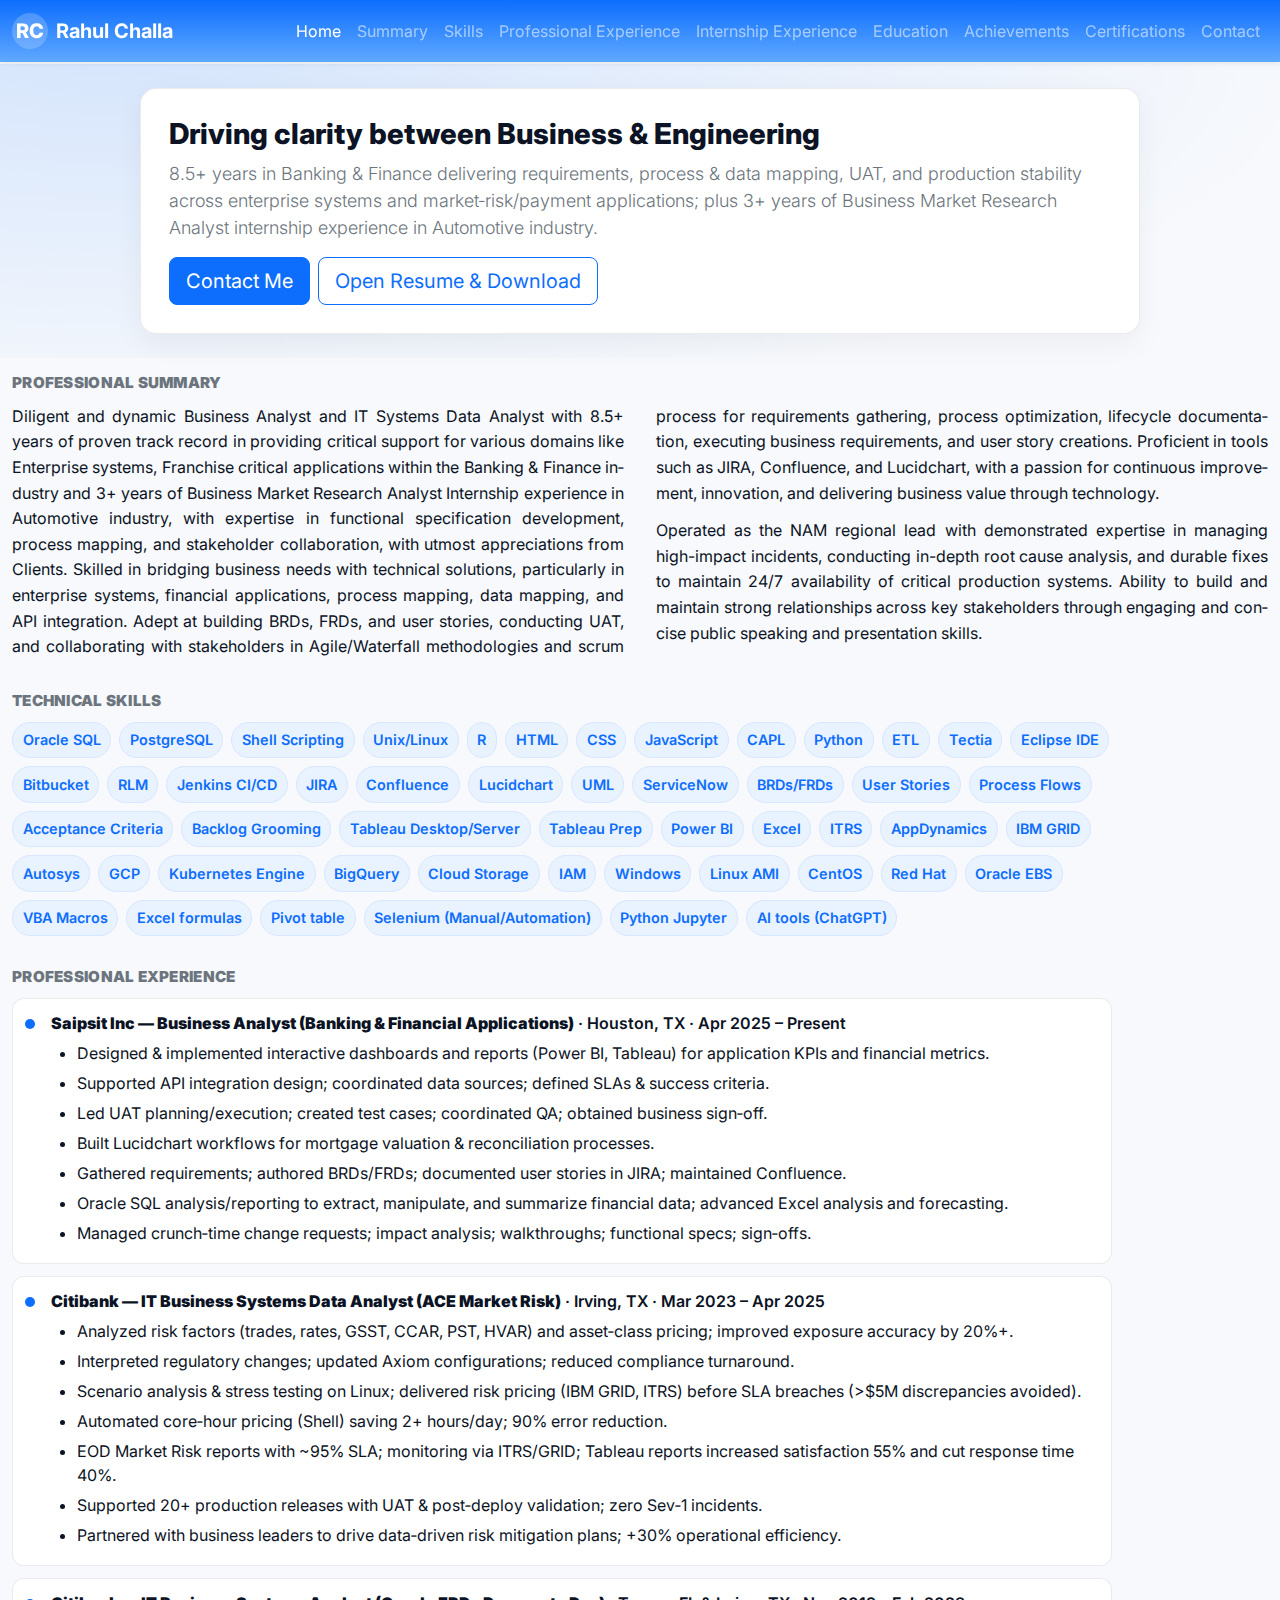
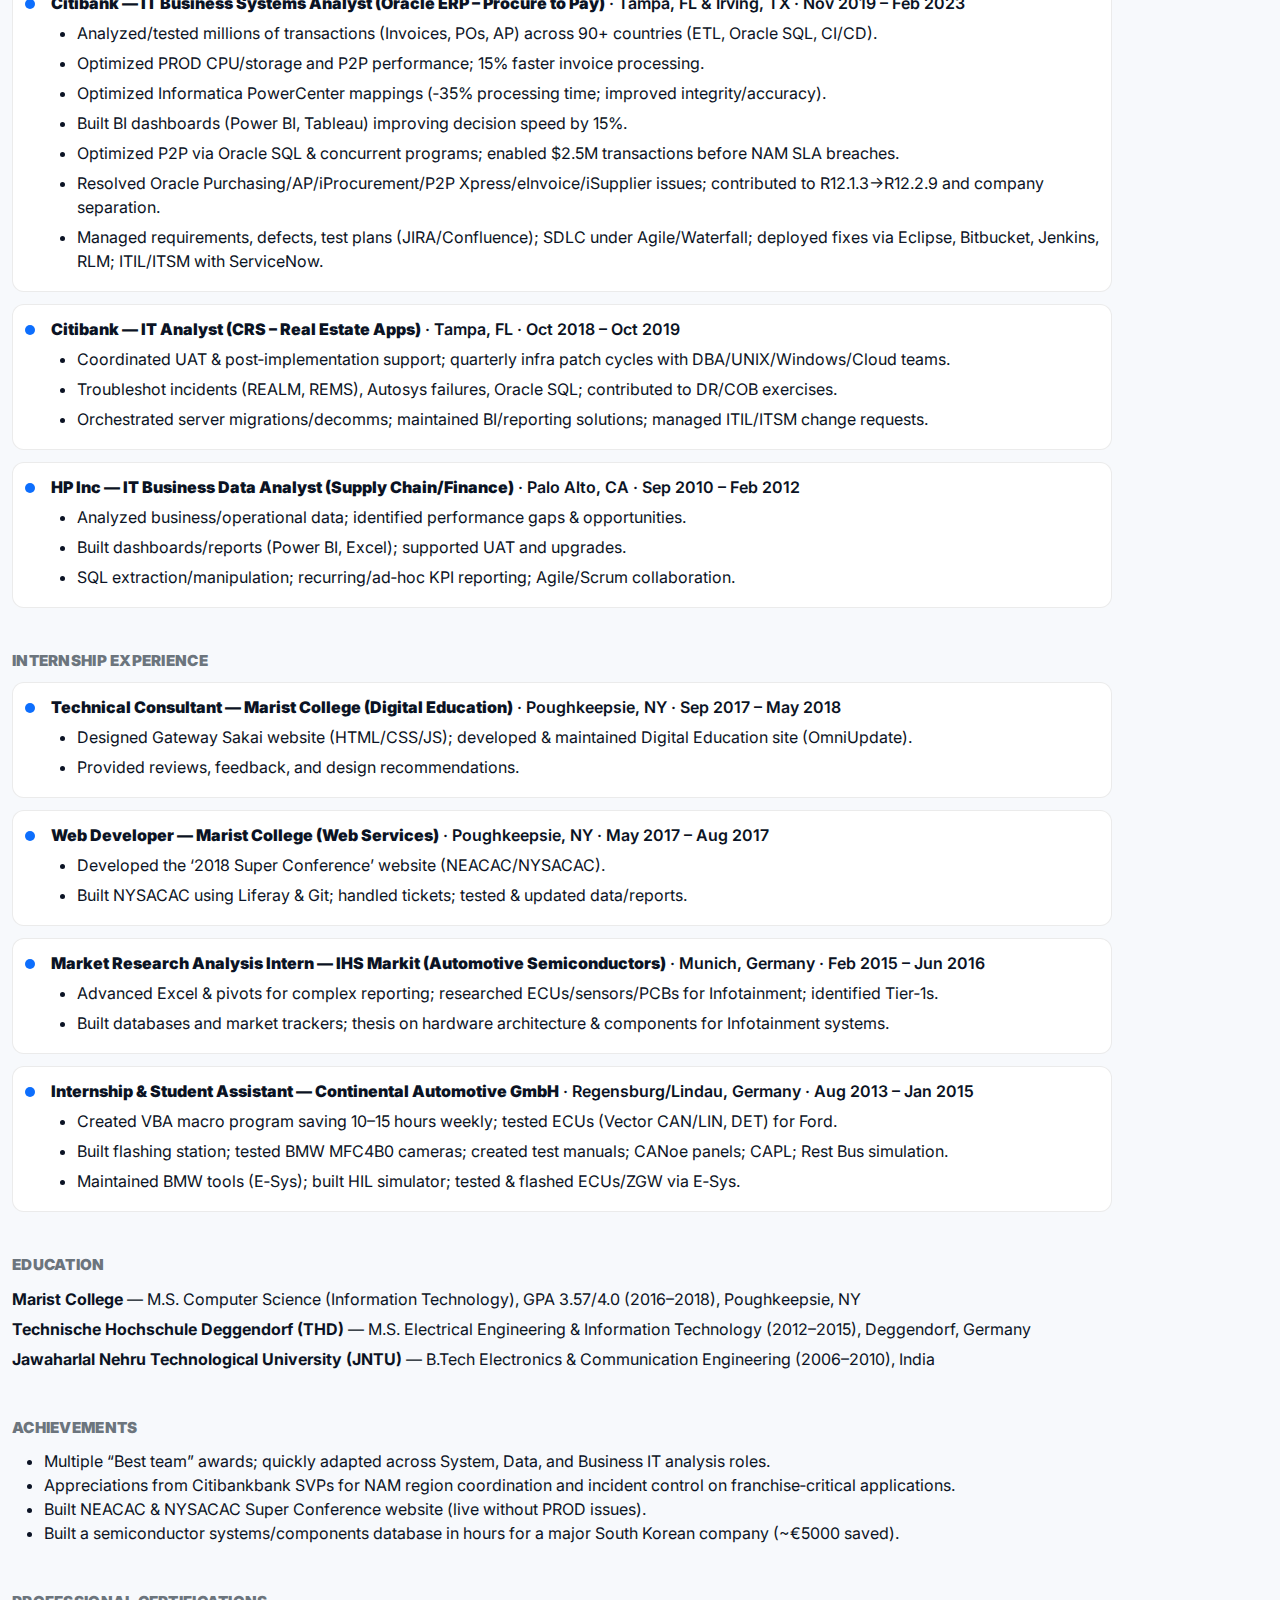
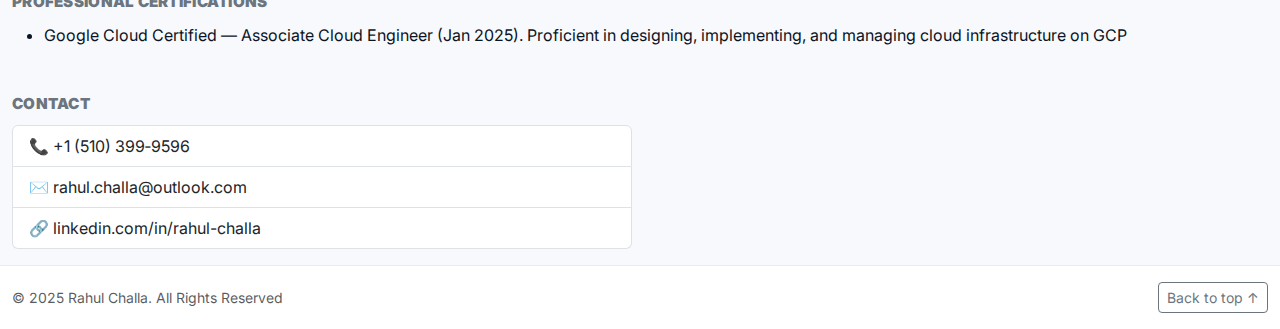
<file: index.html>
<!doctype html>
<html lang="en" class="h-100" data-bs-theme="light">
<head>
  <meta charset="utf-8">
  <meta name="viewport" content="width=device-width, initial-scale=1">
  <title>Rahul Challa — Business Analyst & IT Systems Data Analyst</title>
  <meta name="description" content="Resume website of Rahul Challa — Business Analyst & IT Systems Data Analyst. Experience in Banking & Finance, Market Risk, Oracle ERP P2P, BI, and Cloud.">
  <meta name="theme-color" content="#0d6efd">
  <meta property="og:title" content="Rahul Challa — Business Analyst & IT Systems Data Analyst">
  <meta property="og:description" content="Experience across Citibank (Market Risk & Oracle ERP P2P), HP Inc, Saipsit Inc. Skills: JIRA, Confluence, Oracle SQL, Power BI, Tableau, ServiceNow, GCP.">
  <meta property="og:type" content="website">
  <meta property="og:url" content="">
  <meta property="og:image" content="">
  <link rel="preconnect" href="https://fonts.googleapis.com">
  <link rel="preconnect" href="https://cdn.jsdelivr.net" crossorigin>
  <link href="https://fonts.googleapis.com/css2?family=Inter:wght@300;400;600;800&display=swap" rel="stylesheet">
  <link href="https://cdn.jsdelivr.net/npm/bootstrap@5.3.3/dist/css/bootstrap.min.css" rel="stylesheet">
  <link href="styles.css?v=1" rel="stylesheet">
  <link href="styles.css?v=3" rel="stylesheet">
  <script type="application/ld+json">
  {"@context": "https://schema.org", "@type": "Person", "name": "Rahul Challa", "jobTitle": "Business Analyst & IT Systems Data Analyst", "url": "", "email": "mailto:rahul.challa@outlook.com", "telephone": "+15103999596", "sameAs": ["https://www.linkedin.com/in/rahul-challa/"]}
  </script>
</head>
<body class="d-flex flex-column h-100">


<header id="top" class="navbar navbar-expand-lg navbar-dark bg-gradient-primary fixed-top shadow-sm">
  <div class="container-xxl">
    <a class="navbar-brand fw-bold d-flex align-items-center gap-2" href="#home" aria-label="Rahul Challa">
      <span class="avatar-circle">RC</span>
      <span>Rahul Challa</span>
    </a>
    <button class="navbar-toggler" type="button" data-bs-toggle="collapse" data-bs-target="#nav" aria-controls="nav" aria-expanded="false" aria-label="Toggle navigation">
      <span class="navbar-toggler-icon"></span>
    </button>
    <nav id="nav" class="collapse navbar-collapse">
      <ul class="navbar-nav ms-auto mb-2 mb-lg-0" id="mainNav">
        <li class="nav-item"><a class="nav-link" href="#home">Home</a></li>
        <li class="nav-item"><a class="nav-link" href="#summary">Summary</a></li>
        <li class="nav-item"><a class="nav-link" href="#skills">Skills</a></li>
        <li class="nav-item"><a class="nav-link" href="#experience">Professional Experience</a></li>
        <li class="nav-item"><a class="nav-link" href="#internships">Internship Experience</a></li>
        <li class="nav-item"><a class="nav-link" href="#education">Education</a></li>
        <li class="nav-item"><a class="nav-link" href="#achievements">Achievements</a></li>
        <li class="nav-item"><a class="nav-link" href="#certs">Certifications</a></li>
        <li class="nav-item"><a class="nav-link" href="#contact">Contact</a></li>
      </ul>
    </nav>
  </div>
</header>

<main data-bs-spy="scroll" data-bs-target="#mainNav" data-bs-offset="120" tabindex="0">

  <!-- Hero -->
  <section id="home" class="section-hero">
    <div class="container-xxl">
      <div class="hero-card">
        <div>
          <h1 class="display-title">Driving clarity between Business & Engineering</h1>
          <p class="lead">
            8.5+ years in Banking &amp; Finance delivering requirements, process &amp; data mapping, UAT, and production stability across enterprise systems and market‑risk/payment applications; plus 3+ years of Business Market Research Analyst internship experience in Automotive industry.
          </p>
          <div class="d-flex flex-wrap gap-2">
            <a class="btn btn-primary btn-lg" href="#contact">Contact Me</a>
            <a class="btn btn-outline-primary btn-lg" href="RahulChalla-Resume.pdf" target="_blank" rel="noopener">Open Resume &amp; Download</a>
           <!-- <a class="btn btn-light btn-lg" href="RahulChalla-Resume.pdf" target="_blank" rel="noopener" download>Download PDF</a> -->
          </div>
        </div>
      </div>
    </div>
  </section>

  <!-- Professional Summary -->
  <section id="summary" class="section">
    <div class="container-xxl">
      <h2 class="section-title">Professional Summary</h2>
      <div class="prose two-col-lg">
	  
		<p>
      Diligent and dynamic Business Analyst and IT Systems Data Analyst with 8.5+ years of proven track record in providing critical support for various domains like Enterprise systems, Franchise critical applications within the Banking &amp; Finance industry and 3+ years of Business Market Research Analyst Internship experience in Automotive industry, with expertise in functional specification development, process mapping, and stakeholder collaboration, with utmost appreciations from Clients. Skilled in bridging business needs with technical solutions, particularly in enterprise systems, financial applications, process mapping, data mapping, and API integration. Adept at building BRDs, FRDs, and user stories, conducting UAT, and collaborating with stakeholders in Agile/Waterfall methodologies and scrum process for requirements gathering, process optimization, lifecycle documentation, executing business requirements, and user story creations. Proficient in tools such as JIRA, Confluence, and Lucidchart, with a passion for continuous improvement, innovation, and delivering business value through technology.
    </p>
    <p>
      Operated as the NAM regional lead with demonstrated expertise in managing high-impact incidents, conducting in-depth root cause analysis, and durable fixes to maintain 24/7 availability of critical production systems. Ability to build and maintain strong relationships across key stakeholders through engaging and concise public speaking and presentation skills.
    </p>
      </div>
    </div>
  </section>

  <!-- Skills -->
  <section id="skills" class="section">
    <div class="container-xxl">
      <h2 class="section-title">Technical Skills</h2>
      <div class="chip-grid">
        <span>Oracle SQL</span><span>PostgreSQL</span>
        <span>Shell Scripting</span><span>Unix/Linux</span><span>R</span><span>HTML</span><span>CSS</span><span>JavaScript</span><span>CAPL</span><span>Python</span>
        <span>ETL</span><span>Tectia</span><span>Eclipse IDE</span><span>Bitbucket</span><span>RLM</span><span>Jenkins CI/CD</span><span>JIRA</span><span>Confluence</span><span>Lucidchart</span><span>UML</span><span>ServiceNow</span>
        <span>BRDs/FRDs</span><span>User Stories</span><span>Process Flows</span><span>Acceptance Criteria</span><span>Backlog Grooming</span>
        <span>Tableau Desktop/Server</span><span>Tableau Prep</span><span>Power BI</span><span>Excel</span>
        <span>ITRS</span><span>AppDynamics</span><span>IBM GRID</span><span>Autosys</span>
        <span>GCP</span><span>Kubernetes Engine</span><span>BigQuery</span><span>Cloud Storage</span><span>IAM</span>
        <span>Windows</span><span>Linux AMI</span><span>CentOS</span><span>Red Hat</span><span>Oracle EBS</span>
        <span>VBA Macros</span><span>Excel formulas</span><span>Pivot table</span>
        <span>Selenium (Manual/Automation)</span><span>Python Jupyter</span><span>AI tools (ChatGPT)</span>
      </div>
    </div>
  </section>

  <!-- Experience -->
  <section id="experience" class="section">
    <div class="container-xxl">
      <h2 class="section-title">Professional Experience</h2>
      <div class="timeline">
        <article class="titem">
          <div class="tdot"></div>
          <div class="tcontent">
            <div class="tline"><strong>Saipsit Inc — Business Analyst (Banking &amp; Financial Applications)</strong> · Houston, TX · Apr 2025 – Present</div>
            <ul>
              <li>Designed &amp; implemented interactive dashboards and reports (Power BI, Tableau) for application KPIs and financial metrics.</li>
              <li>Supported API integration design; coordinated data sources; defined SLAs &amp; success criteria.</li>
              <li>Led UAT planning/execution; created test cases; coordinated QA; obtained business sign‑off.</li>
              <li>Built Lucidchart workflows for mortgage valuation &amp; reconciliation processes.</li>
              <li>Gathered requirements; authored BRDs/FRDs; documented user stories in JIRA; maintained Confluence.</li>
              <li>Oracle SQL analysis/reporting to extract, manipulate, and summarize financial data; advanced Excel analysis and forecasting.</li>
              <li>Managed crunch‑time change requests; impact analysis; walkthroughs; functional specs; sign‑offs.</li>
            </ul>
          </div>
        </article>

        <article class="titem">
          <div class="tdot"></div>
          <div class="tcontent">
            <div class="tline"><strong>Citibank — IT Business Systems Data Analyst (ACE Market Risk)</strong> · Irving, TX · Mar 2023 – Apr 2025</div>
            <ul>
              <li>Analyzed risk factors (trades, rates, GSST, CCAR, PST, HVAR) and asset‑class pricing; improved exposure accuracy by 20%+.</li>
              <li>Interpreted regulatory changes; updated Axiom configurations; reduced compliance turnaround.</li>
              <li>Scenario analysis &amp; stress testing on Linux; delivered risk pricing (IBM GRID, ITRS) before SLA breaches (&gt;$5M discrepancies avoided).</li>
              <li>Automated core‑hour pricing (Shell) saving 2+ hours/day; 90% error reduction.</li>
              <li>EOD Market Risk reports with ~95% SLA; monitoring via ITRS/GRID; Tableau reports increased satisfaction 55% and cut response time 40%.</li>
              <li>Supported 20+ production releases with UAT &amp; post‑deploy validation; zero Sev‑1 incidents.</li>
              <li>Partnered with business leaders to drive data‑driven risk mitigation plans; +30% operational efficiency.</li>
            </ul>
          </div>
        </article>

        <article class="titem">
          <div class="tdot"></div>
          <div class="tcontent">
            <div class="tline"><strong>Citibank — IT Business Systems Analyst (Oracle ERP – Procure to Pay)</strong> · Tampa, FL &amp; Irving, TX · Nov 2019 – Feb 2023</div>
            <ul>
              <li>Analyzed/tested millions of transactions (Invoices, POs, AP) across 90+ countries (ETL, Oracle SQL, CI/CD).</li>
              <li>Optimized PROD CPU/storage and P2P performance; 15% faster invoice processing.</li>
              <li>Optimized Informatica PowerCenter mappings (‑35% processing time; improved integrity/accuracy).</li>
              <li>Built BI dashboards (Power BI, Tableau) improving decision speed by 15%.</li>
              <li>Optimized P2P via Oracle SQL &amp; concurrent programs; enabled $2.5M transactions before NAM SLA breaches.</li>
              <li>Resolved Oracle Purchasing/AP/iProcurement/P2P Xpress/eInvoice/iSupplier issues; contributed to R12.1.3→R12.2.9 and company separation.</li>
              <li>Managed requirements, defects, test plans (JIRA/Confluence); SDLC under Agile/Waterfall; deployed fixes via Eclipse, Bitbucket, Jenkins, RLM; ITIL/ITSM with ServiceNow.</li>
            </ul>
          </div>
        </article>

        <article class="titem">
          <div class="tdot"></div>
          <div class="tcontent">
            <div class="tline"><strong>Citibank — IT Analyst (CRS – Real Estate Apps)</strong> · Tampa, FL · Oct 2018 – Oct 2019</div>
            <ul>
              <li>Coordinated UAT &amp; post‑implementation support; quarterly infra patch cycles with DBA/UNIX/Windows/Cloud teams.</li>
              <li>Troubleshot incidents (REALM, REMS), Autosys failures, Oracle SQL; contributed to DR/COB exercises.</li>
              <li>Orchestrated server migrations/decomms; maintained BI/reporting solutions; managed ITIL/ITSM change requests.</li>
            </ul>
          </div>
        </article>

        <article class="titem">
          <div class="tdot"></div>
          <div class="tcontent">
            <div class="tline"><strong>HP Inc — IT Business Data Analyst (Supply Chain/Finance)</strong> · Palo Alto, CA · Sep 2010 – Feb 2012</div>
            <ul>
              <li>Analyzed business/operational data; identified performance gaps &amp; opportunities.</li>
              <li>Built dashboards/reports (Power BI, Excel); supported UAT and upgrades.</li>
              <li>SQL extraction/manipulation; recurring/ad‑hoc KPI reporting; Agile/Scrum collaboration.</li>
            </ul>
          </div>
        </article>
      </div>
    </div>
  </section>

  <!-- Internships -->
  <section id="internships" class="section">
    <div class="container-xxl">
      <h2 class="section-title">Internship Experience</h2>
      <div class="timeline">
        <article class="titem">
          <div class="tdot"></div>
          <div class="tcontent">
            <div class="tline"><strong>Technical Consultant — Marist College (Digital Education)</strong> · Poughkeepsie, NY · Sep 2017 – May 2018</div>
            <ul>
              <li>Designed Gateway Sakai website (HTML/CSS/JS); developed &amp; maintained Digital Education site (OmniUpdate).</li>
              <li>Provided reviews, feedback, and design recommendations.</li>
            </ul>
          </div>
        </article>
        <article class="titem">
          <div class="tdot"></div>
          <div class="tcontent">
            <div class="tline"><strong>Web Developer — Marist College (Web Services)</strong> · Poughkeepsie, NY · May 2017 – Aug 2017</div>
            <ul>
              <li>Developed the ‘2018 Super Conference’ website (NEACAC/NYSACAC).</li>
              <li>Built NYSACAC using Liferay &amp; Git; handled tickets; tested &amp; updated data/reports.</li>
            </ul>
          </div>
        </article>
        <article class="titem">
          <div class="tdot"></div>
          <div class="tcontent">
            <div class="tline"><strong>Market Research Analysis Intern — IHS Markit (Automotive Semiconductors)</strong> · Munich, Germany · Feb 2015 – Jun 2016</div>
            <ul>
              <li>Advanced Excel &amp; pivots for complex reporting; researched ECUs/sensors/PCBs for Infotainment; identified Tier‑1s.</li>
              <li>Built databases and market trackers; thesis on hardware architecture &amp; components for Infotainment systems.</li>
            </ul>
          </div>
        </article>
        <article class="titem">
          <div class="tdot"></div>
          <div class="tcontent">
            <div class="tline"><strong>Internship &amp; Student Assistant — Continental Automotive GmbH</strong> · Regensburg/Lindau, Germany · Aug 2013 – Jan 2015</div>
            <ul>
              <li>Created VBA macro program saving 10–15 hours weekly; tested ECUs (Vector CAN/LIN, DET) for Ford.</li>
              <li>Built flashing station; tested BMW MFC4B0 cameras; created test manuals; CANoe panels; CAPL; Rest Bus simulation.</li>
              <li>Maintained BMW tools (E‑Sys); built HIL simulator; tested &amp; flashed ECUs/ZGW via E‑Sys.</li>
            </ul>
          </div>
        </article>
      </div>
    </div>
  </section>

  <!-- Education --> 
  <section id="education" class="section">
    <div class="container-xxl">
      <h2 class="section-title">Education</h2>
      <ul class="list-unstyled edu-list">
        <li><strong>Marist College</strong> — M.S. Computer Science (Information Technology), GPA 3.57/4.0 (2016–2018), Poughkeepsie, NY</li>
        <li><strong>Technische Hochschule Deggendorf (THD)</strong> — M.S. Electrical Engineering &amp; Information Technology (2012–2015), Deggendorf, Germany</li>
        <li><strong>Jawaharlal Nehru Technological University (JNTU)</strong> — B.Tech Electronics &amp; Communication Engineering (2006–2010), India</li>
      </ul>
    </div>
  </section>

  <!-- Achievements -->
  <section id="achievements" class="section">
    <div class="container-xxl">
      <h2 class="section-title">Achievements</h2>
      <ul>
        <li>Multiple “Best team” awards; quickly adapted across System, Data, and Business IT analysis roles.</li>
        <li>Appreciations from Citibankbank SVPs for NAM region coordination and incident control on franchise‑critical applications.</li>
        <li>Built NEACAC &amp; NYSACAC Super Conference website (live without PROD issues).</li>
        <li>Built a semiconductor systems/components database in hours for a major South Korean company (~€5000 saved).</li>
      </ul>
    </div>
  </section>

  <!-- Certifications -->
  <section id="certs" class="section">
    <div class="container-xxl">
      <h2 class="section-title">Professional Certifications</h2>
      <ul>
        <li>Google Cloud Certified — Associate Cloud Engineer (Jan 2025). Proficient in designing, implementing, and managing cloud infrastructure on GCP</li>
      </ul>
    </div>
  </section>

  <!-- Contact -->
  <section id="contact" class="section">
    <div class="container-xxl">
      <h2 class="section-title">Contact</h2>
      <div class="row g-3">
        <div class="col-md-6">
          <div class="list-group">
            <a class="list-group-item list-group-item-action" href="tel:+15103999596">📞 +1 (510) 399‑9596</a>
            <a class="list-group-item list-group-item-action" href="mailto:rahul.challa@outlook.com">✉️ rahul.challa@outlook.com</a>
            <a class="list-group-item list-group-item-action" target="_blank" rel="noopener" href="https://www.linkedin.com/in/rahul-challa/">🔗 linkedin.com/in/rahul-challa</a>
          </div>
        </div>
      </div>
    </div>
  </section>

</main>

<footer class="footer mt-auto">
  <div class="container-xxl py-3 d-flex flex-wrap justify-content-between align-items-center gap-2">
    <small class="text-body-secondary">© 2025 Rahul Challa. All Rights Reserved</small>
    <a class="btn btn-sm btn-outline-secondary" href="#top">Back to top ↑</a>
  </div>
</footer>

<script src="https://cdn.jsdelivr.net/npm/bootstrap@5.3.3/dist/js/bootstrap.bundle.min.js"></script>
<script src="main.js?v=2"></script> <!-- add ?v=2 to bypass cache -->
<script src="main.js?v=5"></script>

</body>
</html>
</file>
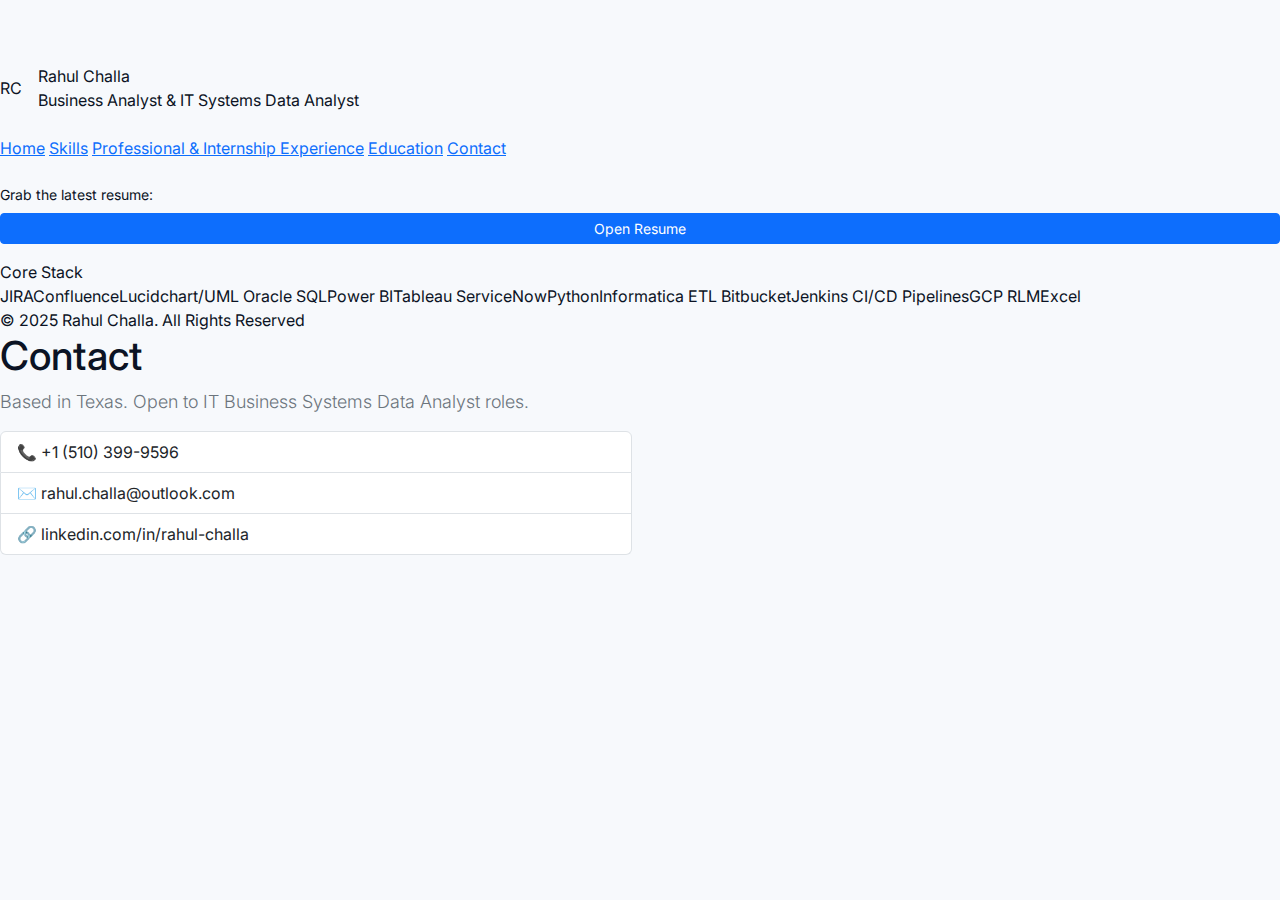
<file: contact.html>
<!DOCTYPE html>
<html lang="en">
<head>
  <meta charset="utf-8">
  <meta name="viewport" content="width=device-width, initial-scale=1">
  <title>Rahul Challa — Business Analyst</title>
  <link href="https://cdn.jsdelivr.net/npm/bootstrap@5.3.3/dist/css/bootstrap.min.css" rel="stylesheet">
  <link href="https://fonts.googleapis.com/css2?family=Inter:wght@300;400;600;800&display=swap" rel="stylesheet">
  <link href="styles.css" rel="stylesheet">
</head>
<body>

<!-- Mobile top bar (hidden on lg+) -->
<div class="mobile-bar d-lg-none">
  <div class="brand">Rahul Challa</div>
  <button class="btn btn-sm btn-outline-light btn-toggle" type="button"
          data-bs-toggle="offcanvas" data-bs-target="#navDrawer"
          aria-controls="navDrawer" aria-label="Open menu">☰ Menu</button>
</div>

<!-- Offcanvas drawer (mobile navigation) -->
<div class="offcanvas offcanvas-start" tabindex="-1" id="navDrawer" aria-labelledby="navDrawerLabel">
  <div class="offcanvas-header">
    <h5 class="offcanvas-title" id="navDrawerLabel">Navigation</h5>
    <button type="button" class="btn-close text-reset" data-bs-dismiss="offcanvas" aria-label="Close"></button>
  </div>
  <div class="offcanvas-body">
    <nav class="nav flex-column">
      <a class="nav-link" href="index.html">Home</a>
      <a class="nav-link" href="skills.html">Skills</a>
      <a class="nav-link" href="experience.html">Professional & Internship Experience</a>
      <a class="nav-link" href="education.html">Education</a>
      <a class="nav-link" href="contact.html">Contact</a>
    </nav>

    <hr>
    <a class="btn btn-primary w-100 mb-2"
       href="RahulChalla-Resume.pdf"
       target="_blank" rel="noopener">Open Resume (PDF)</a>
  </div>
</div>

<div class="layout">
  <aside class="sidebar">
    <div class="profile d-flex align-items-center gap-3">
      <div class="avatar">RC</div>
      <div>
        <div class="name">Rahul Challa</div>
        <div class="role">Business Analyst & IT Systems Data Analyst</div>
      </div>
    </div>
    <nav class="mt-4">
      <a class="navlink" href="index.html">Home</a>
	  <a class="navlink" href="skills.html">Skills</a>
      <a class="navlink" href="experience.html">Professional & Internship Experience</a>
	  <a class="navlink" href="education.html">Education</a>
      <a class="navlink" href="contact.html">Contact</a>
    </nav>
    <div class="sidebar-card mt-4">
      <div class="small">Grab the latest resume:</div>
      <div class="d-grid gap-2 mt-2">
  <a class="btn btn-primary btn-sm" href="RahulChalla-Resume.pdf" target="_blank" rel="noopener noreferrer">Open Resume</a>
</div>
    </div>
    <div class="sidebar-card mt-3">
      <div class="card-title">Core Stack</div>
      <div class="chips">
        <span class="chip">JIRA</span><span class="chip">Confluence</span><span class="chip">Lucidchart/UML</span>
        <span class="chip">Oracle SQL</span><span class="chip">Power BI</span><span class="chip">Tableau</span>
        <span class="chip">ServiceNow</span><span class="chip">Python</span><span class="chip">Informatica ETL</span>
		<span class="chip">Bitbucket</span><span class="chip">Jenkins CI/CD Pipelines</span><span class="chip">GCP</span>
		<span class="chip">RLM</span><span class="chip">Excel</span>
      </div>
    </div>
    <div class="sidebar-footer">&copy; 2025 Rahul Challa. All Rights Reserved</div>
  </aside>
  <main class="content">

<section class="cardish">
  <h1 class="mb-2">Contact</h1>
  <p class="lead text-secondary">Based in Texas. Open to IT Business Systems Data Analyst roles.</p>
  <div class="row g-3">
    <div class="col-md-6">
      <div class="list-group">
        <a class="list-group-item list-group-item-action" href="tel:+15103999596">📞 +1 (510) 399-9596</a>
        <a class="list-group-item list-group-item-action" href="mailto:rahul.challa@outlook.com">✉️ rahul.challa@outlook.com</a>
        <a class="list-group-item list-group-item-action" target="_blank" rel="noopener" href="https://www.linkedin.com/in/rahul-challa/">🔗 linkedin.com/in/rahul-challa</a>
      </div>
    </div>
  </div>
</section>

  </main>
</div>
<script src="https://cdn.jsdelivr.net/npm/bootstrap@5.3.3/dist/js/bootstrap.bundle.min.js"></script>
</body>
</html>
</file>
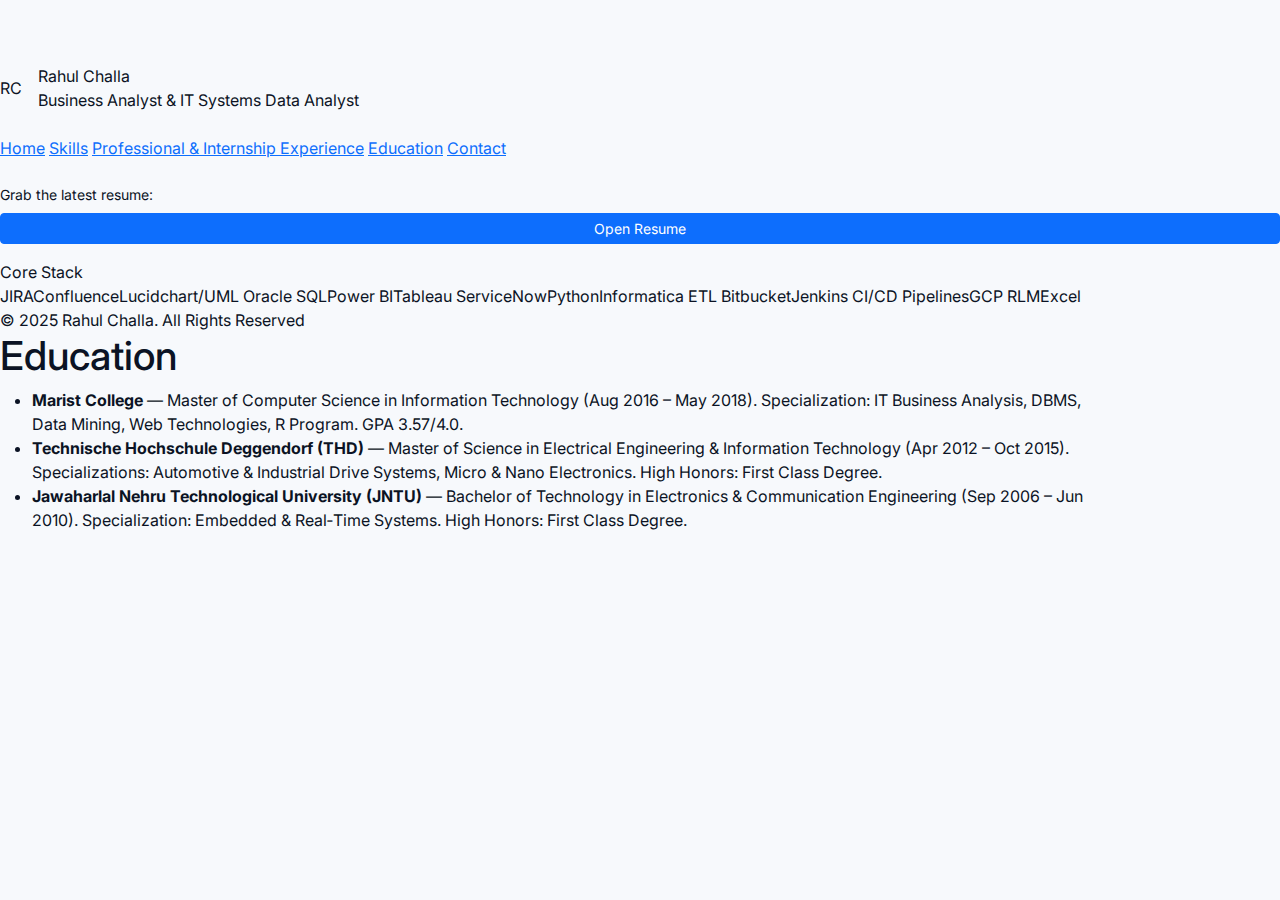
<file: education.html>
<!DOCTYPE html>
<html lang="en">
<head>
  <meta charset="utf-8">
  <meta name="viewport" content="width=device-width, initial-scale=1">
  <title>Rahul Challa — Business Analyst</title>
  <link href="https://cdn.jsdelivr.net/npm/bootstrap@5.3.3/dist/css/bootstrap.min.css" rel="stylesheet">
  <link href="https://fonts.googleapis.com/css2?family=Inter:wght@300;400;600;800&display=swap" rel="stylesheet">
  <link href="styles.css" rel="stylesheet">
</head>
<body>
<div class="layout">
  <aside class="sidebar">
    <div class="profile d-flex align-items-center gap-3">
      <div class="avatar">RC</div>
      <div>
        <div class="name">Rahul Challa</div>
        <div class="role">Business Analyst & IT Systems Data Analyst</div>
      </div>
    </div>
    <nav class="mt-4">
      <a class="navlink" href="index.html">Home</a>
	  <a class="navlink" href="skills.html">Skills</a>
      <a class="navlink" href="experience.html">Professional & Internship Experience</a>
      <a class="navlink" href="education.html">Education</a>
      <a class="navlink" href="contact.html">Contact</a>
    </nav>
    <div class="sidebar-card mt-4">
      <div class="small">Grab the latest resume:</div>
      <div class="d-grid gap-2 mt-2">
  <a class="btn btn-primary btn-sm" href="RahulChalla-Resume.pdf" target="_blank" rel="noopener noreferrer">Open Resume</a>
</div>
    </div>
    <div class="sidebar-card mt-3">
      <div class="card-title">Core Stack</div>
      <div class="chips">
        <span class="chip">JIRA</span><span class="chip">Confluence</span><span class="chip">Lucidchart/UML</span>
        <span class="chip">Oracle SQL</span><span class="chip">Power BI</span><span class="chip">Tableau</span>
        <span class="chip">ServiceNow</span><span class="chip">Python</span><span class="chip">Informatica ETL</span>
		<span class="chip">Bitbucket</span><span class="chip">Jenkins CI/CD Pipelines</span><span class="chip">GCP</span>
		<span class="chip">RLM</span><span class="chip">Excel</span>
      </div>
    </div>
    <div class="sidebar-footer">&copy; 2025 Rahul Challa. All Rights Reserved</div>
  </aside>
  <main class="content">

<section class="cardish">
  <h1 class="mb-2">Education</h1>
  <div class="timeline">
  <ul>
    <li><strong>Marist College</strong> — Master of Computer Science in Information Technology (Aug 2016 – May 2018). Specialization: IT Business Analysis, DBMS, Data Mining, Web Technologies, R Program. GPA 3.57/4.0.</li>
    <li><strong>Technische Hochschule Deggendorf (THD)</strong> — Master of Science in Electrical Engineering & Information Technology (Apr 2012 – Oct 2015). Specializations: Automotive & Industrial Drive Systems, Micro & Nano Electronics. High Honors: First Class Degree.</li>
    <li><strong>Jawaharlal Nehru Technological University (JNTU)</strong> — Bachelor of Technology in Electronics & Communication Engineering (Sep 2006 – Jun 2010). Specialization: Embedded & Real‑Time Systems. High Honors: First Class Degree.</li>
  </ul>
  </div>
</section>

  </main>
</div>
<script src="https://cdn.jsdelivr.net/npm/bootstrap@5.3.3/dist/js/bootstrap.bundle.min.js"></script>
</body>
</html>
</file>
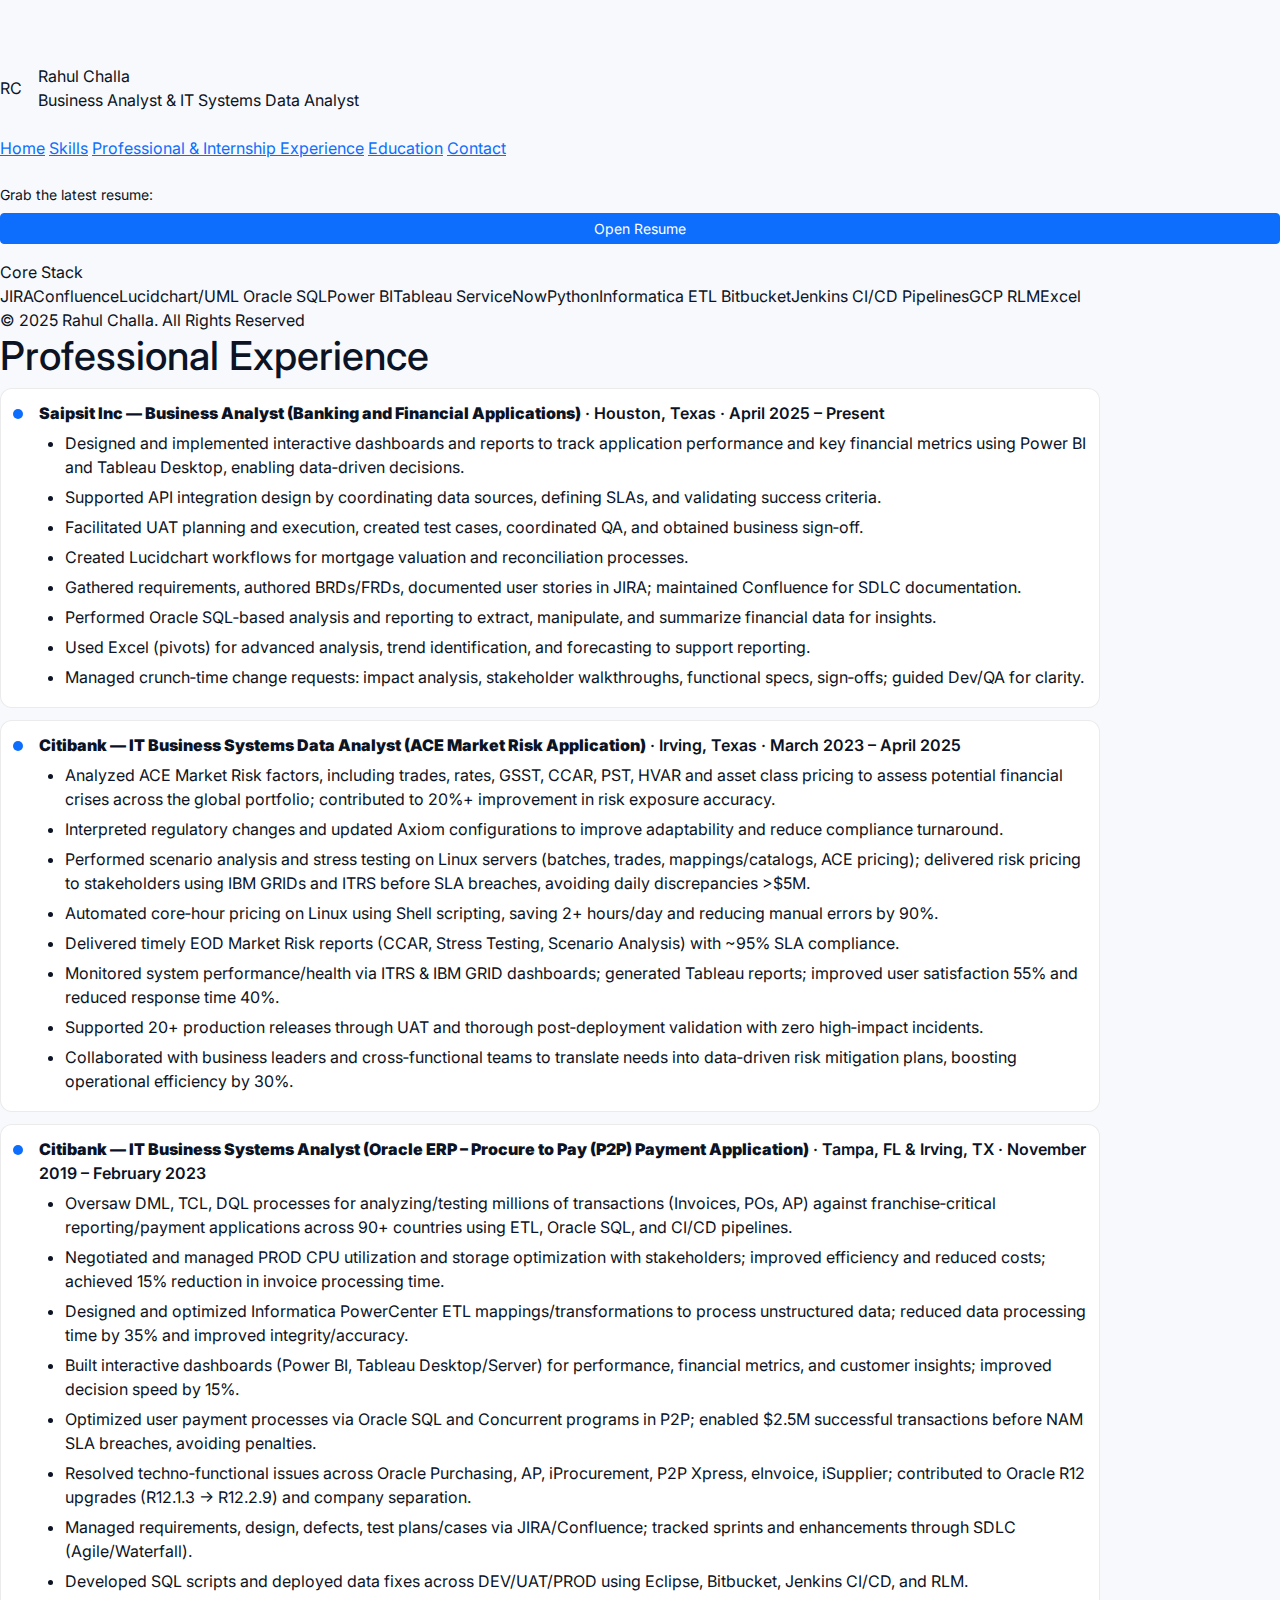
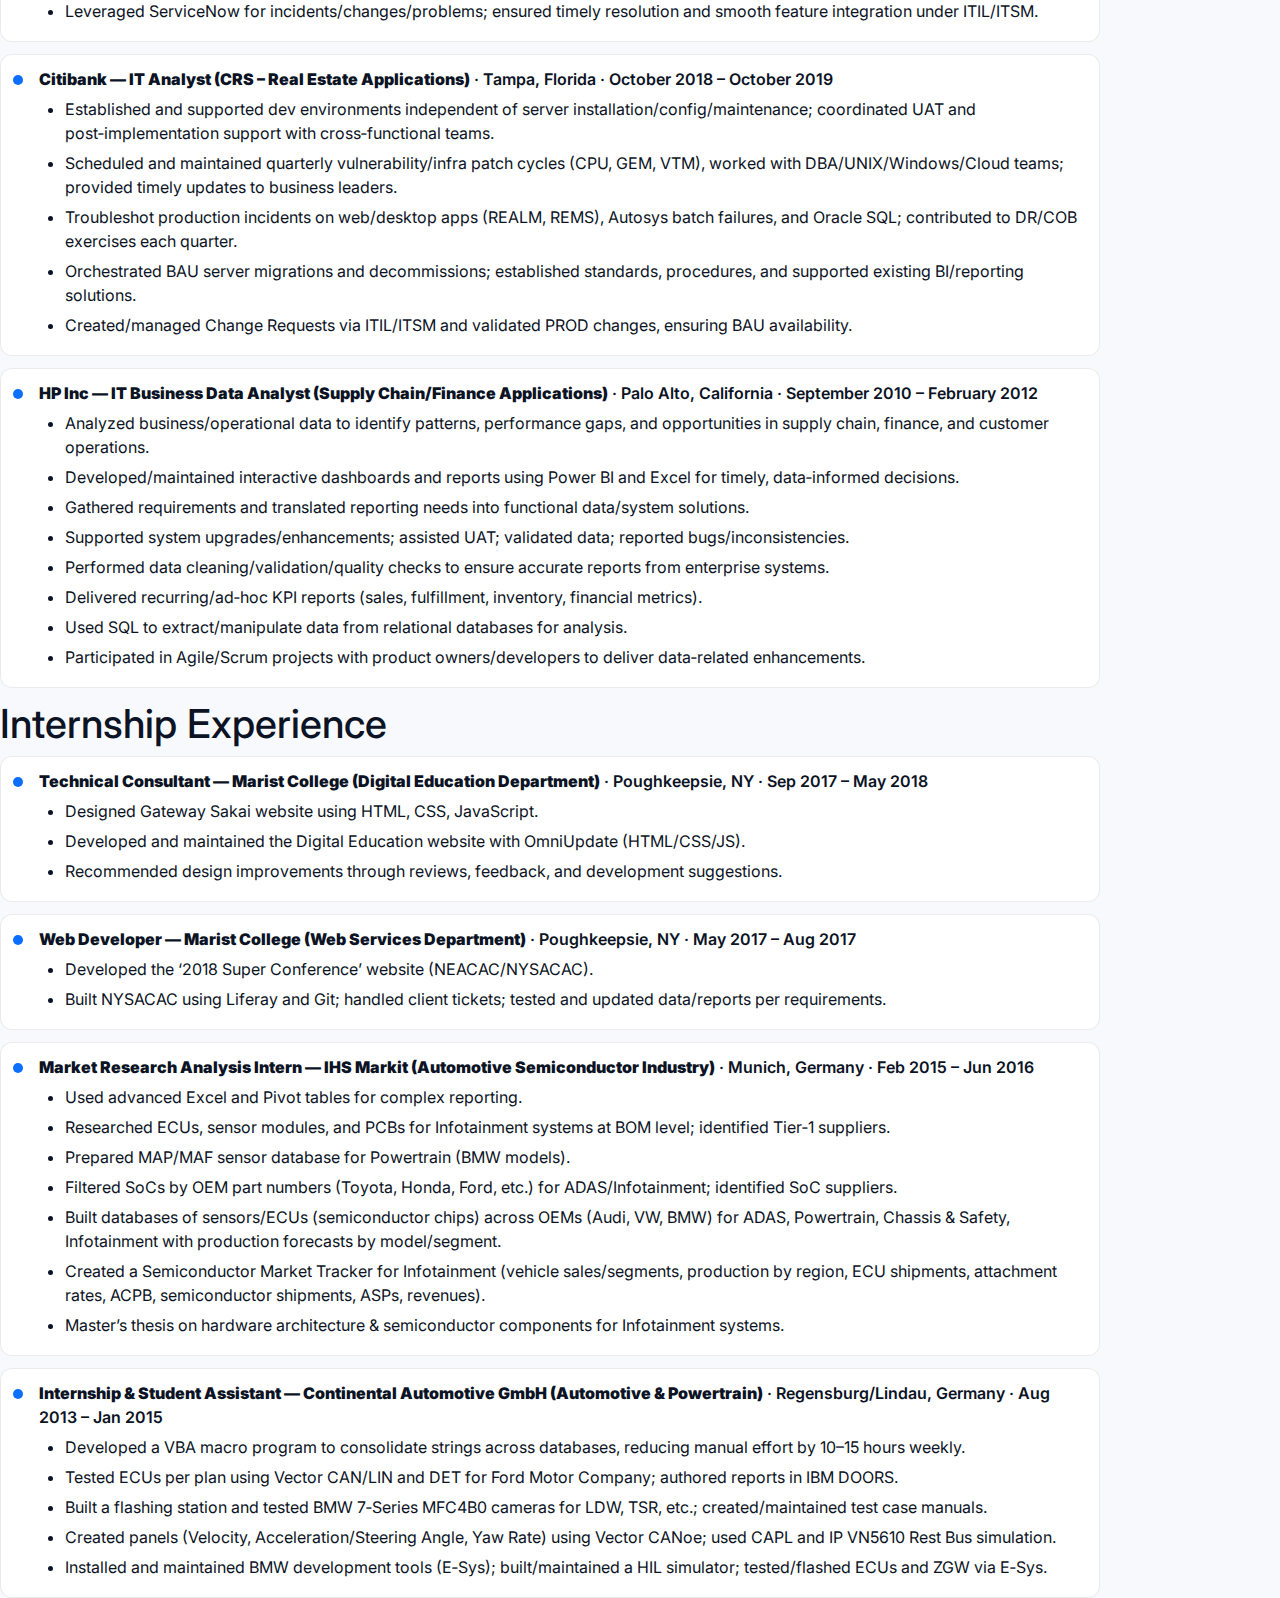
<file: experience.html>
<!DOCTYPE html>
<html lang="en">
<head>
  <meta charset="utf-8">
  <meta name="viewport" content="width=device-width, initial-scale=1">
  <title>Rahul Challa — Business Analyst</title>
  <link href="https://cdn.jsdelivr.net/npm/bootstrap@5.3.3/dist/css/bootstrap.min.css" rel="stylesheet">
  <link href="https://fonts.googleapis.com/css2?family=Inter:wght@300;400;600;800&display=swap" rel="stylesheet">
  <link href="styles.css" rel="stylesheet">
</head>
<body>
<div class="layout">
  <aside class="sidebar">
    <div class="profile d-flex align-items-center gap-3">
      <div class="avatar">RC</div>
      <div>
        <div class="name">Rahul Challa</div>
        <div class="role">Business Analyst & IT Systems Data Analyst</div>
      </div>
    </div>
    <nav class="mt-4">
      <a class="navlink" href="index.html">Home</a>
	  <a class="navlink" href="skills.html">Skills</a>
      <a class="navlink" href="experience.html">Professional & Internship Experience</a>
	  <a class="navlink" href="education.html">Education</a>
      <a class="navlink" href="contact.html">Contact</a>
    </nav>
    <div class="sidebar-card mt-4">
      <div class="small">Grab the latest resume:</div>
      <div class="d-grid gap-2 mt-2">
  <a class="btn btn-primary btn-sm" href="RahulChalla-Resume.pdf" target="_blank" rel="noopener noreferrer">Open Resume</a>
</div>
    </div>
    <div class="sidebar-card mt-3">
      <div class="card-title">Core Stack</div>
      <div class="chips">
        <span class="chip">JIRA</span><span class="chip">Confluence</span><span class="chip">Lucidchart/UML</span>
        <span class="chip">Oracle SQL</span><span class="chip">Power BI</span><span class="chip">Tableau</span>
        <span class="chip">ServiceNow</span><span class="chip">Python</span><span class="chip">Informatica ETL</span>
		<span class="chip">Bitbucket</span><span class="chip">Jenkins CI/CD Pipelines</span><span class="chip">GCP</span>
		<span class="chip">RLM</span><span class="chip">Excel</span>
      </div>
    </div>
    <div class="sidebar-footer">&copy; 2025 Rahul Challa. All Rights Reserved</div>
  </aside>
  <main class="content">

<section class="cardish">
  <h1 class="mb-2">Professional Experience</h1>
  <div class="timeline">

    <div class="titem">
      <div class="tdot"></div>
      <div class="tcontent">
        <div class="tline"><strong>Saipsit Inc — Business Analyst (Banking and Financial Applications)</strong> · Houston, Texas · April 2025 – Present</div>
        <ul>
          <li>Designed and implemented interactive dashboards and reports to track application performance and key financial metrics using Power BI and Tableau Desktop, enabling data‑driven decisions.</li>
          <li>Supported API integration design by coordinating data sources, defining SLAs, and validating success criteria.</li>
          <li>Facilitated UAT planning and execution, created test cases, coordinated QA, and obtained business sign‑off.</li>
          <li>Created Lucidchart workflows for mortgage valuation and reconciliation processes.</li>
          <li>Gathered requirements, authored BRDs/FRDs, documented user stories in JIRA; maintained Confluence for SDLC documentation.</li>
          <li>Performed Oracle SQL‑based analysis and reporting to extract, manipulate, and summarize financial data for insights.</li>
          <li>Used Excel (pivots) for advanced analysis, trend identification, and forecasting to support reporting.</li>
          <li>Managed crunch‑time change requests: impact analysis, stakeholder walkthroughs, functional specs, sign‑offs; guided Dev/QA for clarity.</li>
        </ul>
      </div>
    </div>

    <div class="titem">
      <div class="tdot"></div>
      <div class="tcontent">
        <div class="tline"><strong>Citibank — IT Business Systems Data Analyst (ACE Market Risk Application)</strong> · Irving, Texas · March 2023 – April 2025</div>
        <ul>
          <li>Analyzed ACE Market Risk factors, including trades, rates, GSST, CCAR, PST, HVAR and asset class pricing to assess potential financial crises across the global portfolio; contributed to 20%+ improvement in risk exposure accuracy.</li>
          <li>Interpreted regulatory changes and updated Axiom configurations to improve adaptability and reduce compliance turnaround.</li>
          <li>Performed scenario analysis and stress testing on Linux servers (batches, trades, mappings/catalogs, ACE pricing); delivered risk pricing to stakeholders using IBM GRIDs and ITRS before SLA breaches, avoiding daily discrepancies &gt;$5M.</li>
          <li>Automated core‑hour pricing on Linux using Shell scripting, saving 2+ hours/day and reducing manual errors by 90%.</li>
          <li>Delivered timely EOD Market Risk reports (CCAR, Stress Testing, Scenario Analysis) with ~95% SLA compliance.</li>
          <li>Monitored system performance/health via ITRS & IBM GRID dashboards; generated Tableau reports; improved user satisfaction 55% and reduced response time 40%.</li>
          <li>Supported 20+ production releases through UAT and thorough post‑deployment validation with zero high‑impact incidents.</li>
          <li>Collaborated with business leaders and cross‑functional teams to translate needs into data‑driven risk mitigation plans, boosting operational efficiency by 30%.</li>
        </ul>
      </div>
    </div>

    <div class="titem">
      <div class="tdot"></div>
      <div class="tcontent">
        <div class="tline"><strong>Citibank — IT Business Systems Analyst (Oracle ERP – Procure to Pay (P2P) Payment Application)</strong> · Tampa, FL &amp; Irving, TX · November 2019 – February 2023</div>
        <ul>
          <li>Oversaw DML, TCL, DQL processes for analyzing/testing millions of transactions (Invoices, POs, AP) against franchise‑critical reporting/payment applications across 90+ countries using ETL, Oracle SQL, and CI/CD pipelines.</li>
          <li>Negotiated and managed PROD CPU utilization and storage optimization with stakeholders; improved efficiency and reduced costs; achieved 15% reduction in invoice processing time.</li>
          <li>Designed and optimized Informatica PowerCenter ETL mappings/transformations to process unstructured data; reduced data processing time by 35% and improved integrity/accuracy.</li>
          <li>Built interactive dashboards (Power BI, Tableau Desktop/Server) for performance, financial metrics, and customer insights; improved decision speed by 15%.</li>
          <li>Optimized user payment processes via Oracle SQL and Concurrent programs in P2P; enabled $2.5M successful transactions before NAM SLA breaches, avoiding penalties.</li>
          <li>Resolved techno‑functional issues across Oracle Purchasing, AP, iProcurement, P2P Xpress, eInvoice, iSupplier; contributed to Oracle R12 upgrades (R12.1.3 → R12.2.9) and company separation.</li>
          <li>Managed requirements, design, defects, test plans/cases via JIRA/Confluence; tracked sprints and enhancements through SDLC (Agile/Waterfall).</li>
          <li>Developed SQL scripts and deployed data fixes across DEV/UAT/PROD using Eclipse, Bitbucket, Jenkins CI/CD, and RLM.</li>
          <li>Leveraged ServiceNow for incidents/changes/problems; ensured timely resolution and smooth feature integration under ITIL/ITSM.</li>
        </ul>
      </div>
    </div>

    <div class="titem">
      <div class="tdot"></div>
      <div class="tcontent">
        <div class="tline"><strong>Citibank — IT Analyst (CRS – Real Estate Applications)</strong> · Tampa, Florida · October 2018 – October 2019</div>
        <ul>
          <li>Established and supported dev environments independent of server installation/config/maintenance; coordinated UAT and post‑implementation support with cross‑functional teams.</li>
          <li>Scheduled and maintained quarterly vulnerability/infra patch cycles (CPU, GEM, VTM), worked with DBA/UNIX/Windows/Cloud teams; provided timely updates to business leaders.</li>
          <li>Troubleshot production incidents on web/desktop apps (REALM, REMS), Autosys batch failures, and Oracle SQL; contributed to DR/COB exercises each quarter.</li>
          <li>Orchestrated BAU server migrations and decommissions; established standards, procedures, and supported existing BI/reporting solutions.</li>
          <li>Created/managed Change Requests via ITIL/ITSM and validated PROD changes, ensuring BAU availability.</li>
        </ul>
      </div>
    </div>

    <div class="titem">
      <div class="tdot"></div>
      <div class="tcontent">
        <div class="tline"><strong>HP Inc — IT Business Data Analyst (Supply Chain/Finance Applications)</strong> · Palo Alto, California · September 2010 – February 2012</div>
        <ul>
          <li>Analyzed business/operational data to identify patterns, performance gaps, and opportunities in supply chain, finance, and customer operations.</li>
          <li>Developed/maintained interactive dashboards and reports using Power BI and Excel for timely, data‑informed decisions.</li>
          <li>Gathered requirements and translated reporting needs into functional data/system solutions.</li>
          <li>Supported system upgrades/enhancements; assisted UAT; validated data; reported bugs/inconsistencies.</li>
          <li>Performed data cleaning/validation/quality checks to ensure accurate reports from enterprise systems.</li>
          <li>Delivered recurring/ad‑hoc KPI reports (sales, fulfillment, inventory, financial metrics).</li>
          <li>Used SQL to extract/manipulate data from relational databases for analysis.</li>
          <li>Participated in Agile/Scrum projects with product owners/developers to deliver data‑related enhancements.</li>
        </ul>
      </div>
    </div>

  </div>
</section>

<section class="cardish">
  <h1 class="mb-2">Internship Experience</h1>
  <div class="timeline">

  <div class="titem">
      <div class="tdot"></div>
      <div class="tcontent">
        <div class="tline"><strong>Technical Consultant — Marist College (Digital Education Department)</strong> · Poughkeepsie, NY · Sep 2017 – May 2018</div>
  <ul>
    <li>Designed Gateway Sakai website using HTML, CSS, JavaScript.</li>
    <li>Developed and maintained the Digital Education website with OmniUpdate (HTML/CSS/JS).</li>
    <li>Recommended design improvements through reviews, feedback, and development suggestions.</li>
  </ul>
  </div>
  </div>
  
  <div class="titem">
      <div class="tdot"></div>
      <div class="tcontent">
        <div class="tline"><strong>Web Developer — Marist College (Web Services Department)</strong> · Poughkeepsie, NY · May 2017 – Aug 2017</div>
  <ul>
    <li>Developed the ‘2018 Super Conference’ website (NEACAC/NYSACAC).</li>
    <li>Built NYSACAC using Liferay and Git; handled client tickets; tested and updated data/reports per requirements.</li>
  </ul>
	</div>
  </div>

  <div class="titem">
      <div class="tdot"></div>
      <div class="tcontent">
        <div class="tline"><strong>Market Research Analysis Intern — IHS Markit (Automotive Semiconductor Industry)</strong> · Munich, Germany · Feb 2015 – Jun 2016</div>
  <ul>
    <li>Used advanced Excel and Pivot tables for complex reporting.</li>
    <li>Researched ECUs, sensor modules, and PCBs for Infotainment systems at BOM level; identified Tier‑1 suppliers.</li>
    <li>Prepared MAP/MAF sensor database for Powertrain (BMW models).</li>
    <li>Filtered SoCs by OEM part numbers (Toyota, Honda, Ford, etc.) for ADAS/Infotainment; identified SoC suppliers.</li>
    <li>Built databases of sensors/ECUs (semiconductor chips) across OEMs (Audi, VW, BMW) for ADAS, Powertrain, Chassis & Safety, Infotainment with production forecasts by model/segment.</li>
    <li>Created a Semiconductor Market Tracker for Infotainment (vehicle sales/segments, production by region, ECU shipments, attachment rates, ACPB, semiconductor shipments, ASPs, revenues).</li>
    <li>Master’s thesis on hardware architecture & semiconductor components for Infotainment systems.</li>
  </ul>
   </div>
  </div>

  <div class="titem">
      <div class="tdot"></div>
      <div class="tcontent">
        <div class="tline"><strong>Internship & Student Assistant — Continental Automotive GmbH (Automotive & Powertrain)</strong> · Regensburg/Lindau, Germany · Aug 2013 – Jan 2015</div>
  <ul>
    <li>Developed a VBA macro program to consolidate strings across databases, reducing manual effort by 10–15 hours weekly.</li>
    <li>Tested ECUs per plan using Vector CAN/LIN and DET for Ford Motor Company; authored reports in IBM DOORS.</li>
    <li>Built a flashing station and tested BMW 7‑Series MFC4B0 cameras for LDW, TSR, etc.; created/maintained test case manuals.</li>
    <li>Created panels (Velocity, Acceleration/Steering Angle, Yaw Rate) using Vector CANoe; used CAPL and IP VN5610 Rest Bus simulation.</li>
    <li>Installed and maintained BMW development tools (E‑Sys); built/maintained a HIL simulator; tested/flashed ECUs and ZGW via E‑Sys.</li>
  </ul>
   </div>
  </div>

</div>
</section> 

  </main>
</div>
<script src="https://cdn.jsdelivr.net/npm/bootstrap@5.3.3/dist/js/bootstrap.bundle.min.js"></script>
</body>
</html>
</file>
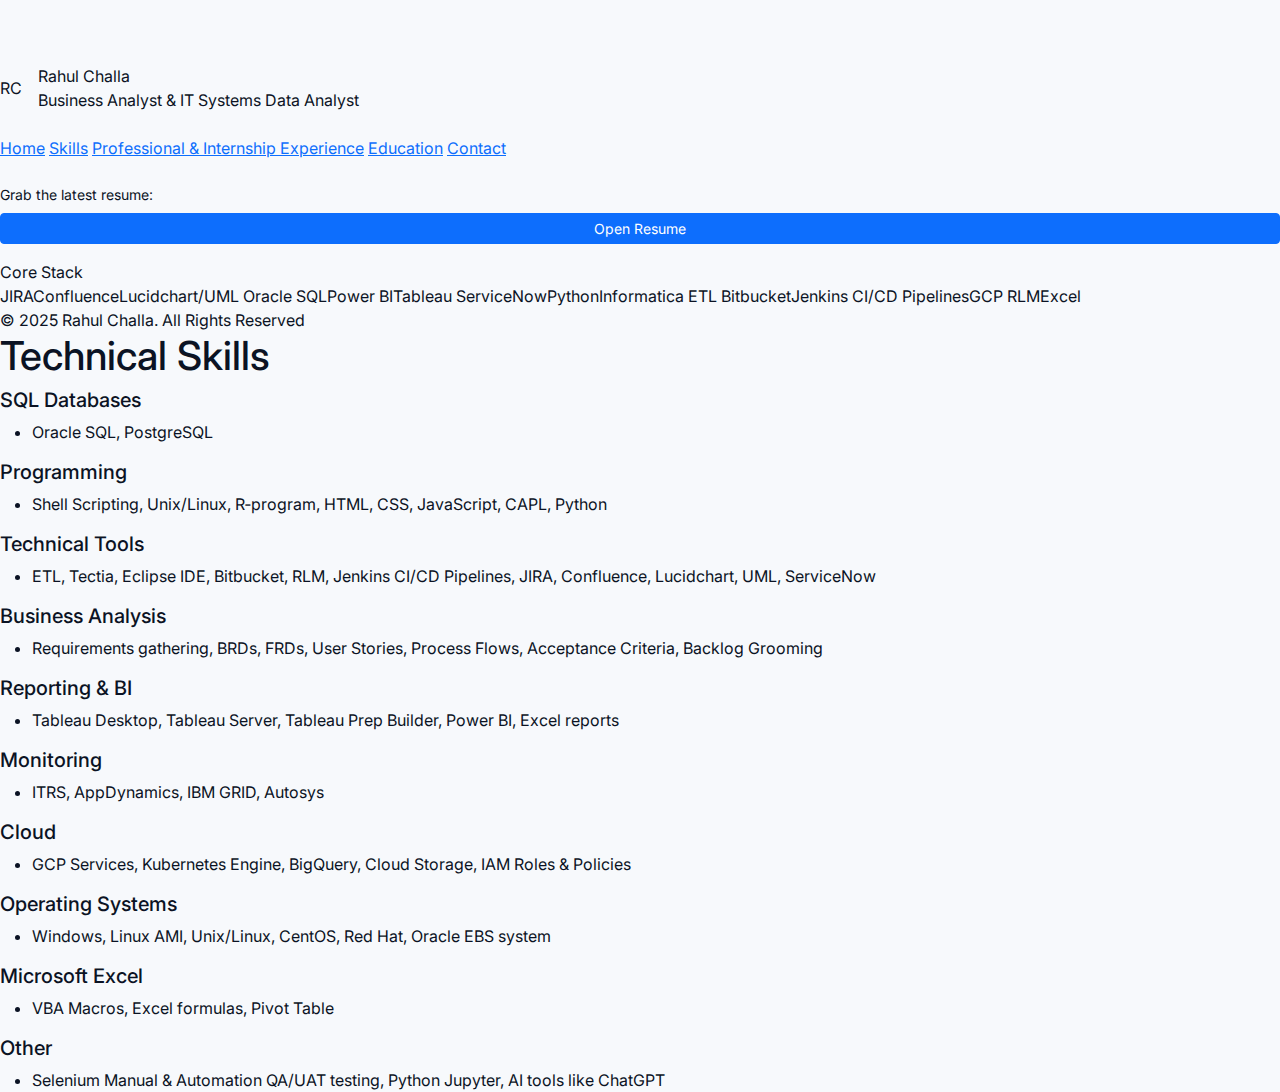
<file: skills.html>
<!DOCTYPE html>
<html lang="en">
<head>
  <meta charset="utf-8">
  <meta name="viewport" content="width=device-width, initial-scale=1">
  <title>Rahul Challa — Business Analyst</title>
  <link href="https://cdn.jsdelivr.net/npm/bootstrap@5.3.3/dist/css/bootstrap.min.css" rel="stylesheet">
  <link href="https://fonts.googleapis.com/css2?family=Inter:wght@300;400;600;800&display=swap" rel="stylesheet">
  <link href="styles.css" rel="stylesheet">
</head>
<body>
<div class="layout">
  <aside class="sidebar">
    <div class="profile d-flex align-items-center gap-3">
      <div class="avatar">RC</div>
      <div>
        <div class="name">Rahul Challa</div>
        <div class="role">Business Analyst & IT Systems Data Analyst</div>
      </div>
    </div>
    <nav class="mt-4">
      <a class="navlink" href="index.html">Home</a>
	  <a class="navlink" href="skills.html">Skills</a>
      <a class="navlink" href="experience.html">Professional & Internship Experience</a>
	  <a class="navlink" href="education.html">Education</a>
      <a class="navlink" href="contact.html">Contact</a>
    </nav>
   <div class="sidebar-card mt-4">
      <div class="small">Grab the latest resume:</div>
      <div class="d-grid gap-2 mt-2">
  <a class="btn btn-primary btn-sm" href="RahulChalla-Resume.pdf" target="_blank" rel="noopener noreferrer">Open Resume</a>
</div>
    </div>
    <div class="sidebar-card mt-3">
      <div class="card-title">Core Stack</div>
      <div class="chips">
        <span class="chip">JIRA</span><span class="chip">Confluence</span><span class="chip">Lucidchart/UML</span>
        <span class="chip">Oracle SQL</span><span class="chip">Power BI</span><span class="chip">Tableau</span>
        <span class="chip">ServiceNow</span><span class="chip">Python</span><span class="chip">Informatica ETL</span>
		<span class="chip">Bitbucket</span><span class="chip">Jenkins CI/CD Pipelines</span><span class="chip">GCP</span>
		<span class="chip">RLM</span><span class="chip">Excel</span>
      </div>
    </div>
    <div class="sidebar-footer">&copy; 2025 Rahul Challa. All Rights Reserved</div>
  </aside>
  <main class="content">

<section class="cardish">
  <h1 class="mb-2">Technical Skills</h1>

  <h5 class="mt-2">SQL Databases</h5>
  <ul><li>Oracle SQL, PostgreSQL</li></ul>

  <h5 class="mt-3">Programming</h5>
  <ul><li>Shell Scripting, Unix/Linux, R‑program, HTML, CSS, JavaScript, CAPL, Python</li></ul>

  <h5 class="mt-3">Technical Tools</h5>
  <ul><li>ETL, Tectia, Eclipse IDE, Bitbucket, RLM, Jenkins CI/CD Pipelines, JIRA, Confluence, Lucidchart, UML, ServiceNow</li></ul>

  <h5 class="mt-3">Business Analysis</h5>
  <ul><li>Requirements gathering, BRDs, FRDs, User Stories, Process Flows, Acceptance Criteria, Backlog Grooming</li></ul>

  <h5 class="mt-3">Reporting & BI</h5>
  <ul><li>Tableau Desktop, Tableau Server, Tableau Prep Builder, Power BI, Excel reports</li></ul>

  <h5 class="mt-3">Monitoring</h5>
  <ul><li>ITRS, AppDynamics, IBM GRID, Autosys</li></ul>

  <h5 class="mt-3">Cloud</h5>
  <ul><li>GCP Services, Kubernetes Engine, BigQuery, Cloud Storage, IAM Roles & Policies</li></ul>

  <h5 class="mt-3">Operating Systems</h5>
  <ul><li>Windows, Linux AMI, Unix/Linux, CentOS, Red Hat, Oracle EBS system</li></ul>

  <h5 class="mt-3">Microsoft Excel</h5>
  <ul><li>VBA Macros, Excel formulas, Pivot Table</li></ul>

  <h5 class="mt-3">Other</h5>
  <ul><li>Selenium Manual & Automation QA/UAT testing, Python Jupyter, AI tools like ChatGPT</li></ul>
</section>

  </main>
</div>
<script src="https://cdn.jsdelivr.net/npm/bootstrap@5.3.3/dist/js/bootstrap.bundle.min.js"></script>
</body>
</html>
</file>
<file: styles.css>
:root{
  --bg: #f7f9fc;
  --card: #ffffff;
  --border: rgba(0,0,0,.08);
  --brand: #0d6efd;
  --brand-2: #5fa8ff;
  --ink: #0b1324;
  --muted: #6c757d;
  --radius: 16px;
}
*{box-sizing:border-box}
html,body{height:100%}
body{font-family:Inter,system-ui,-apple-system,Segoe UI,Roboto,Arial,sans-serif;background:var(--bg);color:var(--ink);}

/* Brand gradient bar */
.bg-gradient-primary{
  background: linear-gradient(180deg, var(--brand) 0%, var(--brand-2) 100%);
}
.avatar-circle{width:36px;height:36px;border-radius:50%;display:grid;place-items:center;
  background:rgba(255,255,255,.2);color:#fff;font-weight:800;}

/* Sections */
.section{padding: clamp(15px, 4vw, 15px) 0;}
.section-hero{padding: clamp(20px, 4vw, 40px) 0; background: radial-gradient(1200px 400px at 10% -10%, rgba(13,110,253,.15), rgba(0,0,0,0));}
.hero-card{
  max-width: 1000px; margin: 0 auto; background:var(--card); border:1px solid var(--border);
  border-radius: var(--radius); padding: clamp(18px, 3vw, 28px); box-shadow: 0 10px 30px rgba(0,0,0,.05);
}
.display-title{font-size: clamp(1.8rem, 2.0vw, 2.2rem); font-weight:800;}
.lead{font-size: clamp(1rem, 1.6vw, 1.125rem); color:var(--muted)}

.section-title{font-weight:900; text-transform:uppercase; font-size: .95rem; letter-spacing:.28px; color:var(--muted); margin-bottom: 14px;}
.prose{font-size:1rem;line-height:1.65}
.prose p{text-align:justify;text-justify:inter-word;text-align-last:left;hyphens:auto;margin:0 0 .8rem 0}
.two-col-lg{column-gap:2rem}
@media(min-width:992px){ .two-col-lg{columns: 2 26rem;} }

/* Chips */
.chip-grid{display:flex;flex-wrap:wrap;gap:10px;max-width:1100px}
.chip-grid span{display:inline-block;padding:.5rem .75rem;border-radius:999px;background:#e9f2ff;border:1px solid #d7e7ff;color:#0d6efd;font-weight:600; font-size:.9rem}

/* Timeline */
.timeline{position:relative;max-width:1100px}
.titem{display:grid;grid-template-columns:14px 1fr;gap:12px;margin-bottom:16px;background:var(--card);border:1px solid var(--border);border-radius:12px;padding:12px}
.tdot{width:10px;height:10px;background:var(--brand);border-radius:50%;margin-top:8px}
.tline{font-weight:600;margin-bottom:6px}
.tcontent ul{margin:0 0 0 1rem;padding-left:.6rem}
.tcontent li{margin:6px 0}

/* Education list */
.edu-list li{margin:6px 0}

/* Footer */
.footer{background:#fff;border-top:1px solid var(--border)}

/* Buttons contrast */
.btn-primary{--bs-btn-bg:var(--brand);--bs-btn-border-color:var(--brand)}
.btn-outline-primary{--bs-btn-color:var(--brand);--bs-btn-border-color:var(--brand)}

/* Better wrapping on tiny screens */
@media (max-width: 575.98px){
  p, li { overflow-wrap:anywhere; word-break:break-word; }
}

/* Print-friendly resume */
@media print {
  header, .btn, .navbar, .footer, .chip-grid span { display:none !important; }
  .section, .section-hero { padding: 0 !important; }
  body { background: #fff; }
  .hero-card, .titem { border: none; box-shadow: none; padding: 0; }
  .section-title { color: #000; }
} 


/* ===== Compact spacing + anchor alignment ===== */
:root {
  /* default nav height; JS will override for exact pixels (optional) */
  --nav-h: 64px;
  --sp-1: 8px;
  --sp-2: 12px;
  --sp-3: 16px;
}

/* Keep content from hiding under fixed navbar */
body { padding-top: var(--nav-h); }

/* Make #anchor jumps land below the navbar */
[id] { scroll-margin-top: calc(var(--nav-h) + 10px); }

/* Tighter section spacing (compact but readable) */
.section { padding: var(--sp-3) 0; }
.section-hero { padding: calc(var(--sp-3) + 8px) 0;
  /* keep your existing hero background: */
  background: radial-gradient(1200px 400px at 10% -10%, rgba(13,110,253,.15), rgba(0,0,0,0));
}

/* Titles + text rhythm */
.section-title { margin-bottom: var(--sp-2); font-weight: 900; }
.prose { line-height: 1.6; }
.prose p { margin: 0 0 var(--sp-2); }

/* Chips tighter */
.chip-grid { gap: 8px; }
.chip-grid span { padding: .4rem .6rem; font-size: .9rem; }

/* Timeline tighter */
.timeline { max-width: 1100px; }
.titem { margin-bottom: var(--sp-2); padding: var(--sp-2); }
.tcontent ul { margin: 0 0 0 1rem; padding-left: .6rem; }
.tcontent li { margin: 6px 0; }

/* Education list tighter */
.edu-list li { margin: 6px 0; }

/* Tiny screens: prevent awkward wrapping gaps */
@media (max-width: 575.98px) {
  p, li { overflow-wrap: anywhere; word-break: break-word; }
}
</file>
